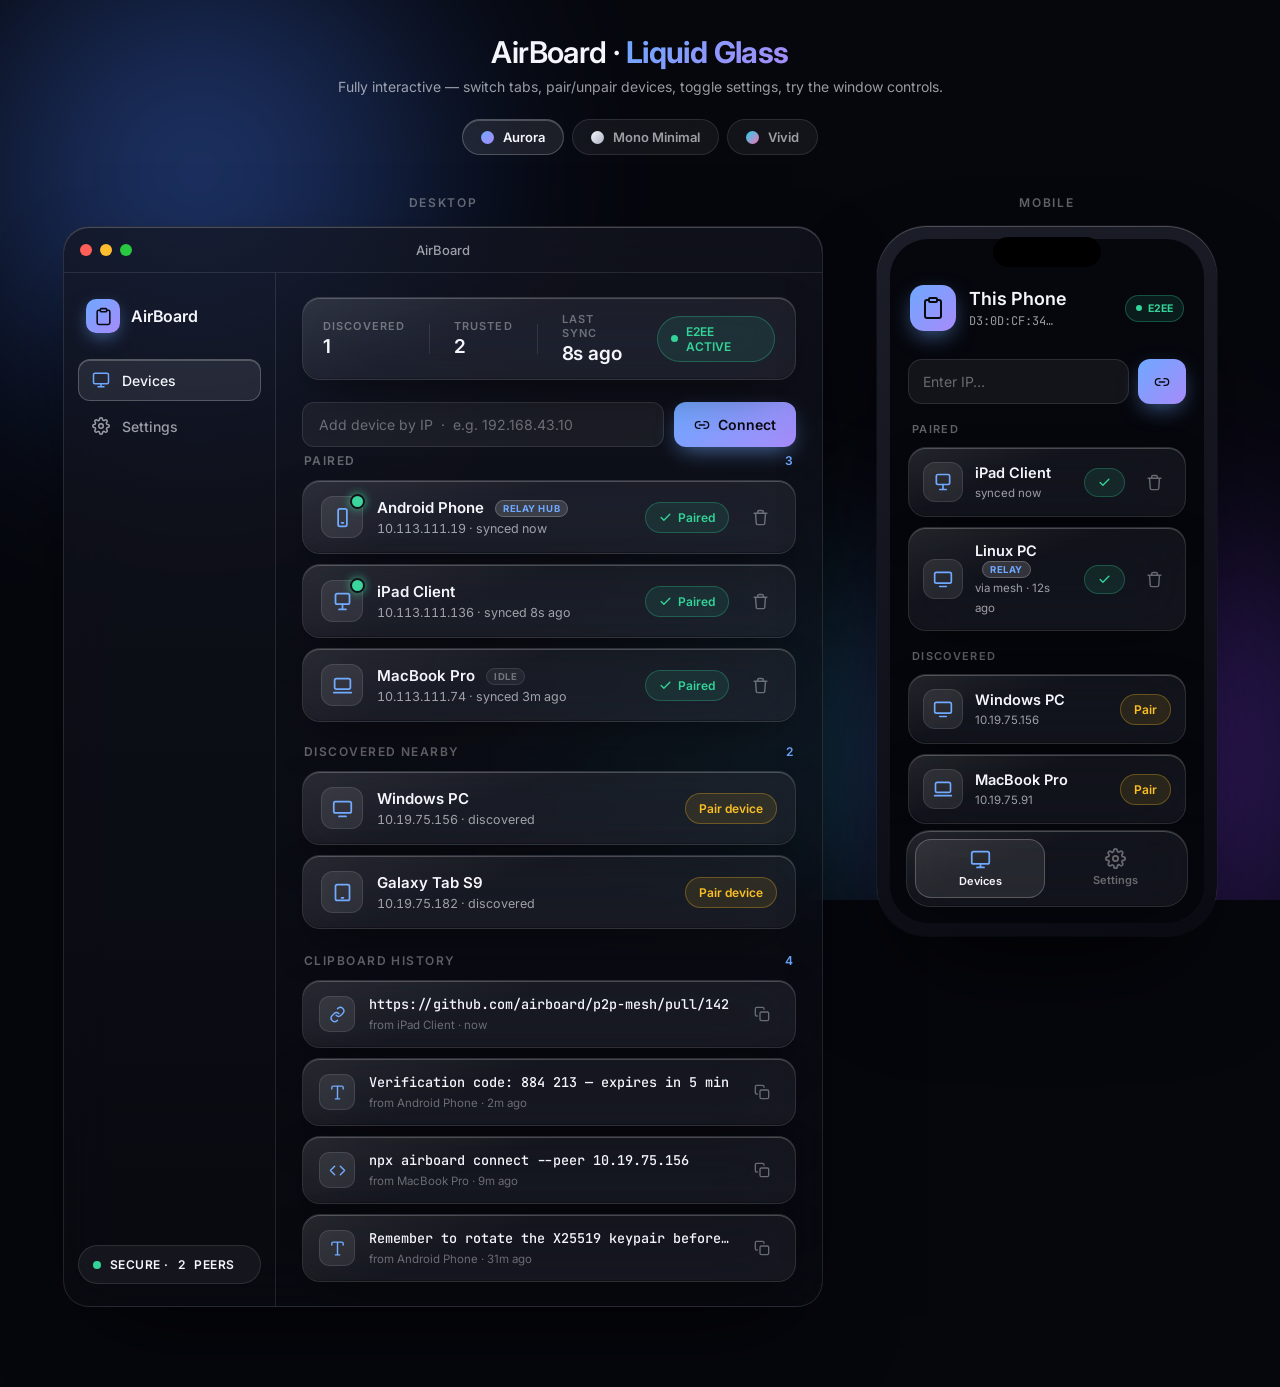
<file: redesigned ui/airboard-redesign.html>
<!DOCTYPE html>
<html lang="en" data-theme="aurora">
<head>
<meta charset="UTF-8" />
<meta name="viewport" content="width=device-width, initial-scale=1.0" />
<title>AirBoard — Liquid Glass (interactive)</title>
<link rel="preconnect" href="https://fonts.googleapis.com">
<link rel="preconnect" href="https://fonts.gstatic.com" crossorigin>
<link href="https://fonts.googleapis.com/css2?family=Inter:wght@300;400;500;600;700;800&family=JetBrains+Mono:wght@400;500&display=swap" rel="stylesheet">
<style>
  :root{
    --glass:rgba(255,255,255,.055);
    --glass-strong:rgba(255,255,255,.085);
    --glass-hi:rgba(255,255,255,.14);
    --stroke:rgba(255,255,255,.10);
    --stroke-hi:rgba(255,255,255,.22);
    --text:#f4f6fb; --text-2:rgba(244,246,251,.62); --text-3:rgba(244,246,251,.38);
    --ok:#34d399; --warn:#fbbf24; --danger:#f87171;
    --r-lg:26px; --r-md:18px; --r-sm:12px; --r-pill:999px;
    --ease:cubic-bezier(.22,1,.36,1); --blur:30px;
  }
  /* ===== THEME VARIANTS ===== */
  html[data-theme="aurora"]{
    --bg-0:#06070d; --accent:#6ea8ff; --accent-2:#a78bfa;
    --grad-accent:linear-gradient(135deg,#6ea8ff,#a78bfa);
    --m1:#3b6ad6; --m2:#7c3aed; --m3:#0ea5a5; --glow:rgba(110,168,255,.6);
  }
  html[data-theme="mono"]{
    --bg-0:#0a0a0c; --accent:#e8eaf0; --accent-2:#aeb4c2;
    --grad-accent:linear-gradient(135deg,#f4f6fb,#aeb4c2);
    --m1:#3a3f4d; --m2:#1f2330; --m3:#2a2f3a; --glow:rgba(255,255,255,.25);
    --glass:rgba(255,255,255,.04); --stroke:rgba(255,255,255,.08);
  }
  html[data-theme="vivid"]{
    --bg-0:#05060e; --accent:#22d3ee; --accent-2:#f472b6;
    --grad-accent:linear-gradient(135deg,#22d3ee,#f472b6);
    --m1:#0ea5e9; --m2:#db2777; --m3:#8b5cf6; --glow:rgba(34,211,238,.6);
    --blur:34px;
  }

  *{box-sizing:border-box;margin:0;padding:0}
  html,body{height:100%}
  body{font-family:'Inter',system-ui,sans-serif;color:var(--text);background:var(--bg-0);-webkit-font-smoothing:antialiased;overflow-x:hidden;transition:background .5s var(--ease)}

  .mesh{position:fixed;inset:0;z-index:-1;overflow:hidden;background:var(--bg-0);transition:background .5s}
  .mesh::before,.mesh::after,.blob{content:"";position:absolute;border-radius:50%;filter:blur(80px);opacity:.55;animation:float 22s var(--ease) infinite alternate;transition:background .5s}
  .mesh::before{width:55vw;height:55vw;left:-12vw;top:-14vw;background:radial-gradient(circle,var(--m1),transparent 70%)}
  .mesh::after{width:50vw;height:50vw;right:-12vw;bottom:-14vw;background:radial-gradient(circle,var(--m2),transparent 70%);animation-delay:-7s}
  .blob{width:40vw;height:40vw;left:40vw;top:55vh;background:radial-gradient(circle,var(--m3),transparent 70%);opacity:.35;animation-delay:-13s}
  @keyframes float{to{transform:translate3d(4vw,-3vw,0) scale(1.12)}}

  .wrap{max-width:1240px;margin:0 auto;padding:34px 28px 80px}
  .pagehead{text-align:center;margin-bottom:24px}
  .pagehead h1{font-size:30px;font-weight:600;letter-spacing:-.02em}
  .pagehead h1 b{background:var(--grad-accent);-webkit-background-clip:text;background-clip:text;color:transparent}
  .pagehead p{color:var(--text-2);margin-top:8px;font-size:14px}

  /* variant switcher */
  .variants{display:flex;gap:8px;justify-content:center;margin:18px 0 40px;flex-wrap:wrap}
  .variants button{font-family:inherit;cursor:pointer;font-size:13px;font-weight:600;color:var(--text-2);
    padding:9px 18px;border-radius:var(--r-pill);background:var(--glass);border:1px solid var(--stroke);
    backdrop-filter:blur(20px);transition:.25s var(--ease);display:flex;align-items:center;gap:9px}
  .variants button:hover{color:var(--text);background:var(--glass-hi)}
  .variants button.active{color:var(--text);border-color:var(--stroke-hi);background:var(--glass-strong);box-shadow:inset 0 1px 0 var(--stroke-hi)}
  .variants button i{width:13px;height:13px;border-radius:50%;display:block}
  .sw-aurora{background:linear-gradient(135deg,#6ea8ff,#a78bfa)}
  .sw-mono{background:linear-gradient(135deg,#f4f6fb,#aeb4c2)}
  .sw-vivid{background:linear-gradient(135deg,#22d3ee,#f472b6)}

  .stage{display:flex;gap:54px;align-items:flex-start;justify-content:center;flex-wrap:wrap}
  .caption{font-size:12px;letter-spacing:.14em;text-transform:uppercase;color:var(--text-3);text-align:center;margin-bottom:16px;font-weight:600}

  .glass{position:relative;background:var(--glass);border:1px solid var(--stroke);border-radius:var(--r-md);
    backdrop-filter:blur(var(--blur)) saturate(160%);-webkit-backdrop-filter:blur(var(--blur)) saturate(160%);
    box-shadow:0 18px 50px -18px rgba(0,0,0,.65),inset 0 1px 0 var(--stroke-hi),inset 0 -1px 0 rgba(0,0,0,.25)}
  .glass::after{content:"";position:absolute;inset:0;border-radius:inherit;pointer-events:none;background:linear-gradient(160deg,rgba(255,255,255,.10),transparent 38%);opacity:.7}

  .screen-view{display:none;animation:fade .4s var(--ease)}
  .screen-view.active{display:block}
  @keyframes fade{from{opacity:0;transform:translateY(8px)}to{opacity:1;transform:none}}

  /* ---------- DESKTOP ---------- */
  .desktop{width:760px;max-width:100%;border-radius:var(--r-lg);overflow:hidden;
    background:linear-gradient(180deg,rgba(20,22,33,.7),rgba(10,11,18,.7));border:1px solid var(--stroke);
    backdrop-filter:blur(var(--blur));box-shadow:0 40px 90px -30px rgba(0,0,0,.8),inset 0 1px 0 var(--stroke-hi);transition:.45s var(--ease)}
  .desktop.min{transform:scale(.6);opacity:.4;pointer-events:none}
  .desktop.max{width:900px}
  .titlebar{height:46px;display:flex;align-items:center;gap:8px;padding:0 16px;border-bottom:1px solid var(--stroke);position:relative}
  .traffic{display:flex;gap:8px}.traffic i{width:12px;height:12px;border-radius:50%;display:block;cursor:pointer;transition:.2s}
  .traffic i:hover{transform:scale(1.18)}
  .traffic i:nth-child(1){background:#ff5f57}.traffic i:nth-child(2){background:#febc2e}.traffic i:nth-child(3){background:#28c840}
  .titlebar span{position:absolute;left:0;right:0;text-align:center;font-size:13px;color:var(--text-2);font-weight:500}
  .dlayout{display:grid;grid-template-columns:212px 1fr;min-height:520px}

  .side{padding:22px 14px;border-right:1px solid var(--stroke);display:flex;flex-direction:column;gap:6px}
  .brand{display:flex;align-items:center;gap:11px;padding:4px 8px 20px}
  .brand .logo{width:34px;height:34px;border-radius:10px;background:var(--grad-accent);display:grid;place-items:center;box-shadow:0 6px 18px -4px var(--glow)}
  .brand .logo svg{width:19px;height:19px;color:#0a0b12}
  .brand b{font-size:16px;font-weight:600;letter-spacing:-.01em}
  .nav{display:flex;flex-direction:column;gap:4px}
  .nav a{display:flex;align-items:center;gap:12px;padding:11px 13px;border-radius:var(--r-sm);color:var(--text-2);font-size:14px;font-weight:500;cursor:pointer;transition:.25s var(--ease);border:1px solid transparent}
  .nav a svg{width:18px;height:18px}
  .nav a:hover{background:var(--glass);color:var(--text)}
  .nav a.active{background:var(--glass-strong);color:var(--text);border-color:var(--stroke-hi);box-shadow:inset 0 1px 0 var(--stroke-hi)}
  .nav a.active svg{color:var(--accent)}
  .side .spacer{flex:1}
  .statuschip{display:flex;align-items:center;gap:9px;padding:11px 14px;border-radius:var(--r-pill);background:var(--glass);border:1px solid var(--stroke);font-size:12px;font-weight:600;letter-spacing:.04em}
  .statuschip .dot{width:8px;height:8px;border-radius:50%;background:var(--ok);animation:pulse 2s infinite}
  @keyframes pulse{0%{box-shadow:0 0 0 0 rgba(52,211,153,.5)}70%{box-shadow:0 0 0 9px rgba(52,211,153,0)}100%{box-shadow:0 0 0 0 rgba(52,211,153,0)}}

  .main{padding:24px 26px;overflow:auto}
  .statusbar{display:flex;align-items:center;gap:24px;padding:14px 20px;margin-bottom:22px;border-radius:var(--r-md)}
  .statusbar .stat{display:flex;flex-direction:column;gap:2px}
  .statusbar .stat .k{font-size:11px;letter-spacing:.1em;text-transform:uppercase;color:var(--text-3);font-weight:600}
  .statusbar .stat .v{font-size:19px;font-weight:600;letter-spacing:-.01em}
  .statusbar .sep{width:1px;height:30px;background:var(--stroke)}
  .ee{margin-left:auto;display:flex;align-items:center;gap:8px;font-size:12px;font-weight:600;color:var(--ok);padding:7px 13px;border-radius:var(--r-pill);background:rgba(52,211,153,.10);border:1px solid rgba(52,211,153,.30)}
  .ee .dot{width:7px;height:7px;border-radius:50%;background:var(--ok);animation:pulse 2s infinite}
  .sectitle{font-size:12px;letter-spacing:.12em;text-transform:uppercase;color:var(--text-3);font-weight:600;margin:6px 2px 12px;display:flex;justify-content:space-between;align-items:center}
  .sectitle .count{color:var(--accent)}

  .devlist{display:flex;flex-direction:column;gap:10px}
  .dev{display:flex;align-items:center;gap:14px;padding:15px 18px;border-radius:var(--r-md);cursor:pointer;transition:.28s var(--ease)}
  .dev:hover{background:var(--glass-hi);transform:translateY(-1px)}
  .dev .ic{width:42px;height:42px;border-radius:12px;display:grid;place-items:center;flex:none;background:var(--glass-strong);border:1px solid var(--stroke)}
  .dev .ic svg{width:21px;height:21px;color:var(--accent)}
  .dev .meta{flex:1;min-width:0}
  .dev .meta b{font-size:15px;font-weight:600;display:block}
  .dev .meta small{font-size:12.5px;color:var(--text-2);font-variant-numeric:tabular-nums}
  .badge{display:flex;align-items:center;gap:6px;font-size:12px;font-weight:600;padding:7px 13px;border-radius:var(--r-pill);flex:none;border:1px solid transparent}
  .badge.paired{color:var(--ok);background:rgba(52,211,153,.10);border-color:rgba(52,211,153,.28)}
  .badge.paired svg{width:13px;height:13px}
  .badge.pair{color:var(--warn);background:rgba(251,191,36,.10);border-color:rgba(251,191,36,.30);cursor:pointer;transition:.2s}
  .badge.pair:hover{background:rgba(251,191,36,.20)}
  .iconbtn{width:34px;height:34px;border-radius:10px;display:grid;place-items:center;flex:none;cursor:pointer;color:var(--text-3);background:transparent;border:1px solid transparent;transition:.2s}
  .iconbtn:hover{color:var(--danger);background:rgba(248,113,113,.12);border-color:rgba(248,113,113,.25)}
  .iconbtn svg{width:17px;height:17px}

  .connect{display:flex;gap:10px;margin:18px 0 6px}
  .connect input{flex:1;background:var(--glass);border:1px solid var(--stroke);border-radius:var(--r-sm);padding:13px 16px;color:var(--text);font-size:14px;font-family:inherit;outline:none;transition:.2s}
  .connect input::placeholder{color:var(--text-3)}
  .connect input:focus{border-color:var(--accent);box-shadow:0 0 0 3px var(--glass-hi)}
  .btn{display:inline-flex;align-items:center;gap:8px;border:none;cursor:pointer;font-family:inherit;font-size:14px;font-weight:600;color:#0a0b12;padding:13px 20px;border-radius:var(--r-sm);background:var(--grad-accent);box-shadow:0 8px 22px -6px var(--glow);transition:.22s var(--ease)}
  .btn:hover{transform:translateY(-1px);box-shadow:0 12px 28px -6px var(--glow)}
  .btn.ghost{background:var(--glass-strong);color:var(--text);box-shadow:none;border:1px solid var(--stroke)}
  .btn.ghost:hover{background:var(--glass-hi)}
  .btn.ok{background:linear-gradient(135deg,#34d399,#10b981);color:#062018;box-shadow:0 8px 22px -6px rgba(52,211,153,.5)}
  .btn svg{width:16px;height:16px}

  /* small inline tags + online dot on the device icon */
  .tag{font-size:9.5px;font-weight:700;letter-spacing:.06em;text-transform:uppercase;padding:2px 7px;border-radius:999px;margin-left:7px;vertical-align:middle}
  .tag.relay{color:var(--accent);background:var(--glass-hi);border:1px solid var(--stroke-hi)}
  .tag.idle{color:var(--text-3);background:var(--glass);border:1px solid var(--stroke)}
  .dev .ic,.m-dev .ic{position:relative}
  .dev .ic.on::before,.m-dev .ic.on::before{content:"";position:absolute;top:-3px;right:-3px;width:11px;height:11px;border-radius:50%;background:var(--ok);border:2px solid var(--bg-0);box-shadow:0 0 8px rgba(52,211,153,.8)}

  /* clipboard history rows */
  .clip{display:flex;align-items:center;gap:14px;padding:14px 16px;border-radius:var(--r-md);cursor:pointer;transition:.25s var(--ease)}
  .clip:hover{background:var(--glass-hi)}
  .clip .ci{width:36px;height:36px;border-radius:10px;flex:none;display:grid;place-items:center;background:var(--glass-strong);border:1px solid var(--stroke);color:var(--accent)}
  .clip .ci svg{width:17px;height:17px}
  .clip .ct{flex:1;min-width:0}
  .clip .ct b{font-size:13.5px;font-weight:500;display:block;white-space:nowrap;overflow:hidden;text-overflow:ellipsis;font-family:'JetBrains Mono',monospace}
  .clip .ct small{font-size:11.5px;color:var(--text-3)}
  .clip .copy{width:34px;height:34px;border-radius:10px;flex:none;display:grid;place-items:center;color:var(--text-3);border:1px solid transparent;transition:.2s}
  .clip:hover .copy{color:var(--accent);background:var(--glass-strong);border-color:var(--stroke)}
  .clip .copy svg{width:16px;height:16px}
  .m-clip{display:flex;align-items:center;gap:11px;padding:12px;border-radius:16px;margin-bottom:9px;transition:.2s}
  .m-clip:active{transform:scale(.985)}
  .m-clip .ci{width:34px;height:34px;border-radius:10px;flex:none;display:grid;place-items:center;background:var(--glass-strong);border:1px solid var(--stroke);color:var(--accent)}
  .m-clip .ci svg{width:16px;height:16px}
  .m-clip .ct{flex:1;min-width:0}
  .m-clip .ct b{font-size:12.5px;font-weight:500;display:block;white-space:nowrap;overflow:hidden;text-overflow:ellipsis;font-family:'JetBrains Mono',monospace}
  .m-clip .ct small{font-size:10.5px;color:var(--text-3)}

  .empty{text-align:center;padding:54px 20px;color:var(--text-3)}
  .empty svg{width:40px;height:40px;margin-bottom:14px;opacity:.6}
  .empty p{font-size:14px}

  .field{padding:18px 20px;border-radius:var(--r-md);display:flex;align-items:center;gap:18px;margin-bottom:14px}
  .field .lbl{flex:1}
  .field .lbl span{font-size:11px;letter-spacing:.1em;text-transform:uppercase;color:var(--text-3);font-weight:600;display:block;margin-bottom:6px}
  .field input.name{background:transparent;border:none;color:var(--text);font-size:17px;font-weight:600;outline:none;width:100%;font-family:inherit}
  .toggle{width:50px;height:30px;border-radius:999px;background:var(--glass-strong);border:1px solid var(--stroke);position:relative;cursor:pointer;transition:.3s var(--ease);flex:none}
  .toggle::after{content:"";position:absolute;top:3px;left:3px;width:22px;height:22px;border-radius:50%;background:#fff;transition:.3s var(--ease);box-shadow:0 2px 6px rgba(0,0,0,.4)}
  .toggle.on{background:linear-gradient(135deg,#34d399,#10b981);border-color:transparent}
  .toggle.on::after{left:23px}
  .metrics{border-radius:var(--r-md);overflow:hidden}
  .metric{display:flex;justify-content:space-between;align-items:center;padding:15px 20px;border-bottom:1px solid var(--stroke);gap:12px}
  .metric:last-child{border-bottom:none}
  .metric .k{color:var(--text-2);font-size:14px;flex:none}
  .metric .v{font-size:13px;font-family:'JetBrains Mono',monospace;color:var(--text);cursor:pointer;transition:.2s}
  .metric .v:hover{color:var(--accent)}
  .metric .v.mono-sm{font-size:11.5px;color:var(--text-2)}

  /* ---------- MOBILE ---------- */
  .phone{width:340px;height:710px;border-radius:50px;padding:13px;position:relative;background:linear-gradient(160deg,#1b1d28,#0a0b12);box-shadow:0 50px 110px -30px rgba(0,0,0,.85),inset 0 1px 0 var(--stroke-hi),0 0 0 1px rgba(255,255,255,.05)}
  .screen{width:100%;height:100%;border-radius:38px;overflow:hidden;position:relative;background:var(--bg-0);display:flex;flex-direction:column;transition:background .5s}
  .island{position:absolute;top:11px;left:50%;transform:translateX(-50%);width:108px;height:30px;background:#000;border-radius:999px;z-index:5}
  .m-top{padding:46px 20px 8px}
  .m-head{display:flex;align-items:center;gap:13px}
  .m-head .logo{width:46px;height:46px;border-radius:14px;background:var(--grad-accent);display:grid;place-items:center;box-shadow:0 8px 22px -5px var(--glow);flex:none}
  .m-head .logo svg{width:24px;height:24px;color:#0a0b12}
  .m-head .t b{font-size:18px;font-weight:600;display:block}
  .m-head .t small{font-size:12px;color:var(--text-2);font-family:'JetBrains Mono',monospace}
  .m-ee{margin-left:auto;display:flex;align-items:center;gap:6px;font-size:10.5px;font-weight:700;color:var(--ok);padding:6px 10px;border-radius:999px;background:rgba(52,211,153,.10);border:1px solid rgba(52,211,153,.30);flex:none}
  .m-ee .dot{width:6px;height:6px;border-radius:50%;background:var(--ok);animation:pulse 2s infinite}
  .m-body{flex:1;overflow:auto;padding:6px 18px 14px}
  .m-body::-webkit-scrollbar{display:none}
  .m-connect{display:flex;gap:9px;margin:14px 0 6px}
  .m-connect input{flex:1;background:var(--glass);border:1px solid var(--stroke);border-radius:14px;padding:13px 14px;color:var(--text);font-size:14px;outline:none;font-family:inherit;min-width:0}
  .m-connect input::placeholder{color:var(--text-3)}
  .m-connect .btn{padding:13px 16px}
  .m-sectitle{font-size:11px;letter-spacing:.12em;text-transform:uppercase;color:var(--text-3);font-weight:600;margin:18px 4px 11px}
  .m-dev{display:flex;align-items:center;gap:12px;padding:14px;border-radius:18px;margin-bottom:10px;transition:.25s var(--ease)}
  .m-dev:active{transform:scale(.985)}
  .m-dev .ic{width:40px;height:40px;border-radius:12px;background:var(--glass-strong);border:1px solid var(--stroke);display:grid;place-items:center;flex:none}
  .m-dev .ic svg{width:20px;height:20px;color:var(--accent)}
  .m-dev .meta{flex:1;min-width:0}
  .m-dev .meta b{font-size:14.5px;font-weight:600;display:block}
  .m-dev .meta small{font-size:11.5px;color:var(--text-2)}
  .m-field{padding:15px;border-radius:16px;margin-bottom:12px}
  .m-field .lbl span{font-size:10px;letter-spacing:.1em;text-transform:uppercase;color:var(--text-3);font-weight:600;display:block;margin-bottom:6px}
  .m-field-row{display:flex;align-items:center;gap:14px}
  .m-field input.name{background:transparent;border:none;color:var(--text);font-size:16px;font-weight:600;outline:none;width:100%;font-family:inherit}
  .m-metric{display:flex;justify-content:space-between;align-items:center;padding:13px 15px;border-bottom:1px solid var(--stroke);gap:10px}
  .m-metric:last-child{border-bottom:none}
  .m-metric .k{color:var(--text-2);font-size:13px;flex:none}
  .m-metric .v{font-size:11.5px;font-family:'JetBrains Mono',monospace;color:var(--text);text-align:right;overflow:hidden;text-overflow:ellipsis;white-space:nowrap}
  .tabbar{margin:6px 16px 16px;padding:8px;border-radius:24px;display:flex;gap:6px}
  .tabbar a{flex:1;display:flex;flex-direction:column;align-items:center;gap:4px;padding:9px 0;border-radius:16px;color:var(--text-3);font-size:11px;font-weight:600;cursor:pointer;transition:.25s var(--ease)}
  .tabbar a svg{width:21px;height:21px}
  .tabbar a.active{color:var(--text);background:var(--glass-strong);border:1px solid var(--stroke-hi)}
  .tabbar a.active svg{color:var(--accent)}

  /* ---------- PAIRING MODAL ---------- */
  .overlay{position:absolute;inset:0;background:rgba(4,5,10,.55);backdrop-filter:blur(6px);display:none;align-items:center;justify-content:center;z-index:20;padding:20px;border-radius:inherit}
  .overlay.show{display:flex;animation:fade .3s var(--ease)}
  .sheet{width:100%;max-width:380px;border-radius:24px;padding:24px;text-align:left}
  .sheet .sh-head{display:flex;align-items:center;gap:12px;margin-bottom:8px}
  .sheet .sh-ic{width:42px;height:42px;border-radius:12px;background:rgba(251,191,36,.14);border:1px solid rgba(251,191,36,.3);display:grid;place-items:center;color:var(--warn);flex:none}
  .sheet .sh-ic svg{width:22px;height:22px}
  .sheet h3{font-size:18px;font-weight:600}
  .sheet .sub{color:var(--text-2);font-size:13.5px;margin-bottom:16px}
  .sheet .who{display:flex;align-items:center;gap:12px;padding:13px;border-radius:14px;margin-bottom:16px}
  .sheet .who .ic{width:38px;height:38px;border-radius:11px;background:var(--glass-strong);border:1px solid var(--stroke);display:grid;place-items:center;color:var(--accent)}
  .sheet .who .ic svg{width:19px;height:19px}
  .sheet .who b{font-size:14.5px}.sheet .who small{font-size:11px;color:var(--text-3);font-family:'JetBrains Mono',monospace}
  .fp-label{font-size:12px;color:var(--text-2);font-weight:600;margin-bottom:8px}
  .fp{padding:14px;border-radius:14px;display:grid;grid-template-columns:1fr 1fr;gap:6px 18px;margin-bottom:14px;font-family:'JetBrains Mono',monospace;font-size:13px;color:var(--warn);letter-spacing:.05em}
  .warnbar{display:flex;gap:9px;align-items:flex-start;padding:11px 13px;border-radius:12px;background:rgba(251,191,36,.08);border:1px solid rgba(251,191,36,.25);font-size:12px;color:var(--warn);line-height:1.4;margin-bottom:18px}
  .warnbar svg{width:15px;height:15px;flex:none;margin-top:1px}
  .sheet .actions{display:flex;gap:10px;justify-content:flex-end}

  .toast{position:fixed;bottom:28px;left:50%;transform:translateX(-50%) translateY(20px);opacity:0;pointer-events:none;display:flex;align-items:center;gap:10px;padding:13px 20px;border-radius:var(--r-pill);font-size:14px;font-weight:600;z-index:50;transition:.4s var(--ease)}
  .toast.show{opacity:1;transform:translateX(-50%) translateY(0)}
  .toast svg{width:17px;height:17px;color:var(--ok)}
  .flash{animation:flashrow 1.2s var(--ease)}
  @keyframes flashrow{0%,100%{box-shadow:0 18px 50px -18px rgba(0,0,0,.65),inset 0 1px 0 var(--stroke-hi)}40%{box-shadow:0 0 0 2px var(--accent),0 0 24px -2px var(--glow)}}
  .removing{animation:rm .35s var(--ease) forwards}
  @keyframes rm{to{opacity:0;transform:translateX(30px);height:0;margin:0;padding-top:0;padding-bottom:0}}
</style>
</head>
<body>
<div class="mesh"><span class="blob"></span></div>

<div class="wrap">
  <div class="pagehead">
    <h1>AirBoard · <b>Liquid Glass</b></h1>
    <p>Fully interactive — switch tabs, pair/unpair devices, toggle settings, try the window controls.</p>
  </div>

  <div class="variants">
    <button class="active" onclick="setTheme('aurora',this)"><i class="sw-aurora"></i>Aurora</button>
    <button onclick="setTheme('mono',this)"><i class="sw-mono"></i>Mono Minimal</button>
    <button onclick="setTheme('vivid',this)"><i class="sw-vivid"></i>Vivid</button>
  </div>

  <div class="stage">

    <!-- ============ DESKTOP ============ -->
    <div>
      <div class="caption">Desktop</div>
      <div class="desktop" id="desktopWin">
        <div class="titlebar">
          <div class="traffic">
            <i title="close" onclick="winClose()"></i>
            <i title="minimize" onclick="winMin()"></i>
            <i title="maximize" onclick="winMax()"></i>
          </div>
          <span>AirBoard</span>
        </div>
        <div class="dlayout">
          <aside class="side">
            <div class="brand">
              <div class="logo"><svg viewBox="0 0 24 24" fill="none" stroke="currentColor" stroke-width="2" stroke-linecap="round" stroke-linejoin="round"><rect x="8" y="2" width="8" height="4" rx="1"/><path d="M16 4h2a2 2 0 0 1 2 2v14a2 2 0 0 1-2 2H6a2 2 0 0 1-2-2V6a2 2 0 0 1 2-2h2"/></svg></div>
              <b>AirBoard</b>
            </div>
            <nav class="nav">
              <a class="active" data-d="devices"><svg viewBox="0 0 24 24" fill="none" stroke="currentColor" stroke-width="2" stroke-linecap="round" stroke-linejoin="round"><rect x="2" y="3" width="20" height="14" rx="2"/><path d="M8 21h8M12 17v4"/></svg>Devices</a>
              <a data-d="settings"><svg viewBox="0 0 24 24" fill="none" stroke="currentColor" stroke-width="2" stroke-linecap="round" stroke-linejoin="round"><circle cx="12" cy="12" r="3"/><path d="M19.4 15a1.65 1.65 0 0 0 .33 1.82l.06.06a2 2 0 1 1-2.83 2.83l-.06-.06a1.65 1.65 0 0 0-1.82-.33 1.65 1.65 0 0 0-1 1.51V21a2 2 0 0 1-4 0v-.09A1.65 1.65 0 0 0 9 19.4a1.65 1.65 0 0 0-1.82.33l-.06.06a2 2 0 1 1-2.83-2.83l.06-.06a1.65 1.65 0 0 0 .33-1.82 1.65 1.65 0 0 0-1.51-1H3a2 2 0 0 1 0-4h.09A1.65 1.65 0 0 0 4.6 9a1.65 1.65 0 0 0-.33-1.82l-.06-.06a2 2 0 1 1 2.83-2.83l.06.06a1.65 1.65 0 0 0 1.82.33H9a1.65 1.65 0 0 0 1-1.51V3a2 2 0 0 1 4 0v.09a1.65 1.65 0 0 0 1 1.51 1.65 1.65 0 0 0 1.82-.33l.06-.06a2 2 0 1 1 2.83 2.83l-.06.06a1.65 1.65 0 0 0-.33 1.82V9a1.65 1.65 0 0 0 1.51 1H21a2 2 0 0 1 0 4h-.09a1.65 1.65 0 0 0-1.51 1z"/></svg>Settings</a>
            </nav>
            <div class="spacer"></div>
            <div class="statuschip"><span class="dot"></span>SECURE · <span id="d-peercount">2</span> PEERS</div>
          </aside>

          <main class="main">
            <!-- DEVICES -->
            <section class="screen-view active" data-screen="devices">
              <div class="statusbar glass">
                <div class="stat"><span class="k">Discovered</span><span class="v" id="d-disc">1</span></div>
                <div class="sep"></div>
                <div class="stat"><span class="k">Trusted</span><span class="v" id="d-trust">2</span></div>
                <div class="sep"></div>
                <div class="stat"><span class="k">Last sync</span><span class="v">8s ago</span></div>
                <div class="ee"><span class="dot"></span>E2EE ACTIVE</div>
              </div>
              <div class="connect">
                <input id="d-ip" placeholder="Add device by IP  ·  e.g. 192.168.43.10" />
                <button class="btn" onclick="manualConnect('d')"><svg viewBox="0 0 24 24" fill="none" stroke="currentColor" stroke-width="2" stroke-linecap="round" stroke-linejoin="round"><path d="M9 17H7A5 5 0 0 1 7 7h2M15 7h2a5 5 0 0 1 0 10h-2M8 12h8"/></svg>Connect</button>
              </div>
              <div class="sectitle"><span>Paired</span><span class="count" id="d-pcount">3</span></div>
              <div class="devlist" id="d-paired">
                <div class="dev glass" data-name="Android Phone">
                  <div class="ic on"><svg viewBox="0 0 24 24" fill="none" stroke="currentColor" stroke-width="2" stroke-linecap="round" stroke-linejoin="round"><rect x="7" y="2" width="10" height="20" rx="2"/><path d="M11 18h2"/></svg></div>
                  <div class="meta"><b>Android Phone <span class="tag relay">relay hub</span></b><small>10.113.111.19 · synced now</small></div>
                  <span class="badge paired"><svg viewBox="0 0 24 24" fill="none" stroke="currentColor" stroke-width="2.5" stroke-linecap="round" stroke-linejoin="round"><path d="M20 6 9 17l-5-5"/></svg>Paired</span>
                  <div class="iconbtn" title="Unpair" onclick="unpair(this,'d')"><svg viewBox="0 0 24 24" fill="none" stroke="currentColor" stroke-width="2" stroke-linecap="round" stroke-linejoin="round"><path d="M3 6h18M8 6V4a2 2 0 0 1 2-2h4a2 2 0 0 1 2 2v2M19 6l-1 14a2 2 0 0 1-2 2H8a2 2 0 0 1-2-2L5 6"/></svg></div>
                </div>
                <div class="dev glass" data-name="iPad Client">
                  <div class="ic on"><svg viewBox="0 0 24 24" fill="none" stroke="currentColor" stroke-width="2" stroke-linecap="round" stroke-linejoin="round"><rect x="4" y="3" width="16" height="12" rx="2"/><path d="M8 21h8M12 15v6"/></svg></div>
                  <div class="meta"><b>iPad Client</b><small>10.113.111.136 · synced 8s ago</small></div>
                  <span class="badge paired"><svg viewBox="0 0 24 24" fill="none" stroke="currentColor" stroke-width="2.5" stroke-linecap="round" stroke-linejoin="round"><path d="M20 6 9 17l-5-5"/></svg>Paired</span>
                  <div class="iconbtn" title="Unpair" onclick="unpair(this,'d')"><svg viewBox="0 0 24 24" fill="none" stroke="currentColor" stroke-width="2" stroke-linecap="round" stroke-linejoin="round"><path d="M3 6h18M8 6V4a2 2 0 0 1 2-2h4a2 2 0 0 1 2 2v2M19 6l-1 14a2 2 0 0 1-2 2H8a2 2 0 0 1-2-2L5 6"/></svg></div>
                </div>
                <div class="dev glass" data-name="MacBook Pro">
                  <div class="ic"><svg viewBox="0 0 24 24" fill="none" stroke="currentColor" stroke-width="2" stroke-linecap="round" stroke-linejoin="round"><rect x="3" y="4" width="18" height="12" rx="2"/><path d="M2 20h20"/></svg></div>
                  <div class="meta"><b>MacBook Pro <span class="tag idle">idle</span></b><small>10.113.111.74 · synced 3m ago</small></div>
                  <span class="badge paired"><svg viewBox="0 0 24 24" fill="none" stroke="currentColor" stroke-width="2.5" stroke-linecap="round" stroke-linejoin="round"><path d="M20 6 9 17l-5-5"/></svg>Paired</span>
                  <div class="iconbtn" title="Unpair" onclick="unpair(this,'d')"><svg viewBox="0 0 24 24" fill="none" stroke="currentColor" stroke-width="2" stroke-linecap="round" stroke-linejoin="round"><path d="M3 6h18M8 6V4a2 2 0 0 1 2-2h4a2 2 0 0 1 2 2v2M19 6l-1 14a2 2 0 0 1-2 2H8a2 2 0 0 1-2-2L5 6"/></svg></div>
                </div>
              </div>
              <div class="sectitle" style="margin-top:22px"><span>Discovered nearby</span><span class="count" id="d-dcount">2</span></div>
              <div class="devlist" id="d-discovered">
                <div class="dev glass" data-name="Windows PC">
                  <div class="ic"><svg viewBox="0 0 24 24" fill="none" stroke="currentColor" stroke-width="2" stroke-linecap="round" stroke-linejoin="round"><rect x="2" y="4" width="20" height="13" rx="2"/><path d="M8 21h8"/></svg></div>
                  <div class="meta"><b>Windows PC</b><small>10.19.75.156 · discovered</small></div>
                  <span class="badge pair" onclick="openPair('Windows PC','desktop')">Pair device</span>
                </div>
                <div class="dev glass" data-name="Galaxy Tab S9">
                  <div class="ic"><svg viewBox="0 0 24 24" fill="none" stroke="currentColor" stroke-width="2" stroke-linecap="round" stroke-linejoin="round"><rect x="4" y="3" width="16" height="18" rx="2"/><path d="M11 18h2"/></svg></div>
                  <div class="meta"><b>Galaxy Tab S9</b><small>10.19.75.182 · discovered</small></div>
                  <span class="badge pair" onclick="openPair('Galaxy Tab S9','desktop')">Pair device</span>
                </div>
              </div>

              <div class="sectitle" style="margin-top:24px"><span>Clipboard history</span><span class="count" id="d-hcount">4</span></div>
              <div class="devlist" id="d-history"></div>
            </section>

            <!-- SETTINGS -->
            <section class="screen-view" data-screen="settings">
              <div class="sectitle"><span>Device configuration</span></div>
              <div class="field glass">
                <div class="lbl"><span>Local device name</span><input class="name" value="Linux PC" /></div>
                <div style="text-align:center"><span style="font-size:11px;letter-spacing:.1em;text-transform:uppercase;color:var(--text-3);font-weight:600;display:block;margin-bottom:8px">Secure sync</span><div class="toggle on" onclick="toggleSecure(this)"></div></div>
              </div>
              <div class="sectitle" style="margin-top:20px"><span>System metrics</span></div>
              <div class="metrics glass">
                <div class="metric"><span class="k">LAN IP Address</span><span class="v" onclick="copyVal(this)">192.168.10.240</span></div>
                <div class="metric"><span class="k">Device ID</span><span class="v mono-sm" onclick="copyVal(this)">637ab492-3c28-4fba-ad49-2591eb2daa40</span></div>
                <div class="metric"><span class="k">Last network sync</span><span class="v">00:08:50</span></div>
                <div class="metric"><span class="k">E2EE Fingerprint</span><span class="v mono-sm" onclick="copyVal(this)">ED:76:A1:EC:A6:4B:7B:61:8E…</span></div>
              </div>
            </section>
          </main>
        </div>
        <div class="overlay" id="ov-desktop"><div class="sheet glass" id="sheet-desktop"></div></div>
      </div>
    </div>

    <!-- ============ MOBILE ============ -->
    <div>
      <div class="caption">Mobile</div>
      <div class="phone">
        <div class="island"></div>
        <div class="screen">
          <div class="m-top">
            <div class="m-head">
              <div class="logo"><svg viewBox="0 0 24 24" fill="none" stroke="currentColor" stroke-width="2" stroke-linecap="round" stroke-linejoin="round"><rect x="8" y="2" width="8" height="4" rx="1"/><path d="M16 4h2a2 2 0 0 1 2 2v14a2 2 0 0 1-2 2H6a2 2 0 0 1-2-2V6a2 2 0 0 1 2-2h2"/></svg></div>
              <div class="t"><b>This Phone</b><small>D3:0D:CF:34…</small></div>
              <div class="m-ee"><span class="dot"></span>E2EE</div>
            </div>
          </div>
          <div class="m-body">
            <!-- DEVICES -->
            <section class="screen-view active" data-screen="devices">
              <div class="m-connect">
                <input id="m-ip" placeholder="Enter IP…" />
                <button class="btn" onclick="manualConnect('m')"><svg viewBox="0 0 24 24" fill="none" stroke="currentColor" stroke-width="2" stroke-linecap="round" stroke-linejoin="round"><path d="M9 17H7A5 5 0 0 1 7 7h2M15 7h2a5 5 0 0 1 0 10h-2M8 12h8"/></svg></button>
              </div>
              <div class="m-sectitle">Paired</div>
              <div id="m-paired">
                <div class="m-dev glass" data-name="iPad Client">
                  <div class="ic"><svg viewBox="0 0 24 24" fill="none" stroke="currentColor" stroke-width="2" stroke-linecap="round" stroke-linejoin="round"><rect x="4" y="3" width="16" height="12" rx="2"/><path d="M8 21h8M12 15v6"/></svg></div>
                  <div class="meta"><b>iPad Client</b><small>synced now</small></div>
                  <span class="badge paired"><svg viewBox="0 0 24 24" fill="none" stroke="currentColor" stroke-width="2.5" stroke-linecap="round" stroke-linejoin="round"><path d="M20 6 9 17l-5-5"/></svg></span>
                  <div class="iconbtn" title="Unpair" onclick="unpair(this,'m')"><svg viewBox="0 0 24 24" fill="none" stroke="currentColor" stroke-width="2" stroke-linecap="round" stroke-linejoin="round"><path d="M3 6h18M8 6V4a2 2 0 0 1 2-2h4a2 2 0 0 1 2 2v2M19 6l-1 14a2 2 0 0 1-2 2H8a2 2 0 0 1-2-2L5 6"/></svg></div>
                </div>
                <div class="m-dev glass" data-name="Linux PC (hub)">
                  <div class="ic"><svg viewBox="0 0 24 24" fill="none" stroke="currentColor" stroke-width="2" stroke-linecap="round" stroke-linejoin="round"><rect x="2" y="4" width="20" height="13" rx="2"/><path d="M8 21h8"/></svg></div>
                  <div class="meta"><b>Linux PC <span class="tag relay">relay</span></b><small>via mesh · 12s ago</small></div>
                  <span class="badge paired"><svg viewBox="0 0 24 24" fill="none" stroke="currentColor" stroke-width="2.5" stroke-linecap="round" stroke-linejoin="round"><path d="M20 6 9 17l-5-5"/></svg></span>
                  <div class="iconbtn" title="Unpair" onclick="unpair(this,'m')"><svg viewBox="0 0 24 24" fill="none" stroke="currentColor" stroke-width="2" stroke-linecap="round" stroke-linejoin="round"><path d="M3 6h18M8 6V4a2 2 0 0 1 2-2h4a2 2 0 0 1 2 2v2M19 6l-1 14a2 2 0 0 1-2 2H8a2 2 0 0 1-2-2L5 6"/></svg></div>
                </div>
              </div>
              <div class="m-sectitle">Discovered</div>
              <div id="m-discovered">
                <div class="m-dev glass" data-name="Windows PC">
                  <div class="ic"><svg viewBox="0 0 24 24" fill="none" stroke="currentColor" stroke-width="2" stroke-linecap="round" stroke-linejoin="round"><rect x="2" y="4" width="20" height="13" rx="2"/><path d="M8 21h8"/></svg></div>
                  <div class="meta"><b>Windows PC</b><small>10.19.75.156</small></div>
                  <span class="badge pair" onclick="openPair('Windows PC','mobile')">Pair</span>
                </div>
                <div class="m-dev glass" data-name="MacBook Pro">
                  <div class="ic"><svg viewBox="0 0 24 24" fill="none" stroke="currentColor" stroke-width="2" stroke-linecap="round" stroke-linejoin="round"><rect x="3" y="4" width="18" height="12" rx="2"/><path d="M2 20h20"/></svg></div>
                  <div class="meta"><b>MacBook Pro</b><small>10.19.75.91</small></div>
                  <span class="badge pair" onclick="openPair('MacBook Pro','mobile')">Pair</span>
                </div>
              </div>
              <div class="m-sectitle">Clipboard history</div>
              <div id="m-history"></div>
            </section>
            <!-- SETTINGS -->
            <section class="screen-view" data-screen="settings">
              <div class="m-sectitle">Device configuration</div>
              <div class="m-field glass">
                <div class="lbl"><span>Local device name</span>
                  <div class="m-field-row"><input class="name" value="This Phone" /><div class="toggle on" onclick="toggleSecure(this)"></div></div>
                </div>
              </div>
              <div class="m-sectitle">System metrics</div>
              <div class="metrics glass">
                <div class="m-metric"><span class="k">LAN IP</span><span class="v">192.0.0.2</span></div>
                <div class="m-metric"><span class="k">Device ID</span><span class="v">28208b6f-09eb-4345…</span></div>
                <div class="m-metric"><span class="k">Last sync</span><span class="v">Never</span></div>
                <div class="m-metric"><span class="k">Fingerprint</span><span class="v">D3:0D:CF:34:48…</span></div>
              </div>
            </section>
          </div>
          <nav class="tabbar glass">
            <a class="active" data-m="devices"><svg viewBox="0 0 24 24" fill="none" stroke="currentColor" stroke-width="2" stroke-linecap="round" stroke-linejoin="round"><rect x="2" y="3" width="20" height="14" rx="2"/><path d="M8 21h8M12 17v4"/></svg>Devices</a>
            <a data-m="settings"><svg viewBox="0 0 24 24" fill="none" stroke="currentColor" stroke-width="2" stroke-linecap="round" stroke-linejoin="round"><circle cx="12" cy="12" r="3"/><path d="M19.4 15a1.65 1.65 0 0 0 .33 1.82l.06.06a2 2 0 1 1-2.83 2.83l-.06-.06a1.65 1.65 0 0 0-1.82-.33 1.65 1.65 0 0 0-1 1.51V21a2 2 0 0 1-4 0v-.09A1.65 1.65 0 0 0 9 19.4a1.65 1.65 0 0 0-1.82.33l-.06.06a2 2 0 1 1-2.83-2.83l.06-.06a1.65 1.65 0 0 0 .33-1.82 1.65 1.65 0 0 0-1.51-1H3a2 2 0 0 1 0-4h.09A1.65 1.65 0 0 0 4.6 9a1.65 1.65 0 0 0-.33-1.82l-.06-.06a2 2 0 1 1 2.83-2.83l.06.06a1.65 1.65 0 0 0 1.82.33H9a1.65 1.65 0 0 0 1-1.51V3a2 2 0 0 1 4 0v.09a1.65 1.65 0 0 0 1 1.51 1.65 1.65 0 0 0 1.82-.33l.06-.06a2 2 0 1 1 2.83 2.83l-.06.06a1.65 1.65 0 0 0-.33 1.82V9a1.65 1.65 0 0 0 1.51 1H21a2 2 0 0 1 0 4h-.09a1.65 1.65 0 0 0-1.51 1z"/></svg>Settings</a>
          </nav>
          <div class="overlay" id="ov-mobile"><div class="sheet glass" id="sheet-mobile"></div></div>
        </div>
      </div>
    </div>
  </div>
</div>

<div class="toast glass" id="toast"><svg viewBox="0 0 24 24" fill="none" stroke="currentColor" stroke-width="2.5" stroke-linecap="round" stroke-linejoin="round"><path d="M20 6 9 17l-5-5"/></svg><span id="toast-msg"></span></div>

<script>
  function setTheme(name,btn){
    document.documentElement.dataset.theme=name;
    document.querySelectorAll('.variants button').forEach(b=>b.classList.remove('active'));
    btn.classList.add('active');
    toast('Theme · '+btn.textContent.trim());
  }

  document.querySelectorAll('.nav a').forEach(a=>{a.onclick=()=>{document.querySelectorAll('.nav a').forEach(x=>x.classList.remove('active'));a.classList.add('active');switchScreen('.desktop',a.dataset.d);};});
  document.querySelectorAll('.tabbar a').forEach(a=>{a.onclick=()=>{document.querySelectorAll('.tabbar a').forEach(x=>x.classList.remove('active'));a.classList.add('active');switchScreen('.phone',a.dataset.m);};});
  function switchScreen(root,name){document.querySelectorAll(root+' .screen-view').forEach(s=>s.classList.toggle('active',s.dataset.screen===name));}

  function winClose(){const w=document.getElementById('desktopWin');w.style.transition='.3s var(--ease)';w.style.opacity='0';w.style.transform='scale(.94)';setTimeout(()=>{w.style.opacity='1';w.style.transform='none';toast('(close) — restored for demo');},700);}
  function winMin(){const w=document.getElementById('desktopWin');w.classList.add('min');setTimeout(()=>w.classList.remove('min'),900);toast('Minimized');}
  function winMax(){document.getElementById('desktopWin').classList.toggle('max');}

  function toggleSecure(el){el.classList.toggle('on');toast(el.classList.contains('on')?'Secure Sync enabled':'Secure Sync paused');}

  function manualConnect(who){const ip=document.getElementById(who+'-ip').value.trim();if(!ip){toast('Enter an IP first');return;}openPair('Device @ '+ip, who==='d'?'desktop':'mobile');}

  function copyVal(el){toast('Copied · '+el.textContent.slice(0,24)+(el.textContent.length>24?'…':''));}

  function recount(){
    const dp=document.querySelectorAll('#d-paired .dev').length;
    const dd=document.querySelectorAll('#d-discovered .dev').length;
    document.getElementById('d-pcount').textContent=dp;
    document.getElementById('d-dcount').textContent=dd;
    document.getElementById('d-trust').textContent=dp;
    document.getElementById('d-disc').textContent=dd;
    document.getElementById('d-peercount').textContent=dp;
  }

  function unpair(btn,who){
    const row=btn.closest('.dev,.m-dev');
    const name=row.dataset.name;
    row.classList.add('removing');
    setTimeout(()=>{row.remove();recount();toast(name+' unpaired');},340);
  }

  const fpBlocks=['E7:D4:37:D4','32:C0:AB:EC','B8:DB:62:0F','8A:E0:3D:43','AB:FA:A0:64','70:ED:D1:FE','43:32:67:0F','22:72:6F:21'];
  function openPair(name,target){
    const ov=document.getElementById('ov-'+target), sheet=document.getElementById('sheet-'+target);
    sheet.innerHTML=`
      <div class="sh-head"><div class="sh-ic"><svg viewBox="0 0 24 24" fill="none" stroke="currentColor" stroke-width="2" stroke-linecap="round" stroke-linejoin="round"><path d="M12 9v4M12 17h.01M10.3 3.9 1.8 18a2 2 0 0 0 1.7 3h17a2 2 0 0 0 1.7-3L13.7 3.9a2 2 0 0 0-3.4 0z"/></svg></div><h3>Pairing request</h3></div>
      <div class="sub">A device wants to pair securely with you:</div>
      <div class="who glass"><div class="ic"><svg viewBox="0 0 24 24" fill="none" stroke="currentColor" stroke-width="2" stroke-linecap="round" stroke-linejoin="round"><rect x="2" y="4" width="20" height="13" rx="2"/><path d="M8 21h8"/></svg></div><div><b>${name}</b><br><small>ID: 28208b6f-09e…</small></div></div>
      <div class="fp-label">Verify this fingerprint matches on both screens</div>
      <div class="fp glass">${fpBlocks.map(b=>`<span>${b}</span>`).join('')}</div>
      <div class="warnbar"><svg viewBox="0 0 24 24" fill="none" stroke="currentColor" stroke-width="2" stroke-linecap="round" stroke-linejoin="round"><path d="M12 9v4M12 17h.01M10.3 3.9 1.8 18a2 2 0 0 0 1.7 3h17a2 2 0 0 0 1.7-3L13.7 3.9a2 2 0 0 0-3.4 0z"/></svg>Only approve if the fingerprints are identical on both devices.</div>
      <div class="actions"><button class="btn ghost" onclick="closePair('${target}')">Deny</button><button class="btn ok" onclick="approve('${name}','${target}')">Approve</button></div>`;
    ov.classList.add('show');
  }
  function closePair(target){document.getElementById('ov-'+target).classList.remove('show');}
  function approve(name,target){
    closePair(target);
    const root=target==='desktop'?'.desktop':'.phone';
    const row=[...document.querySelectorAll(root+' [data-name]')].find(r=>r.dataset.name===name);
    if(row){
      const pairedList=document.querySelector(root+' [id$=paired]');
      const badge=row.querySelector('.badge');
      badge.className='badge paired';
      badge.innerHTML='<svg viewBox="0 0 24 24" fill="none" stroke="currentColor" stroke-width="2.5" stroke-linecap="round" stroke-linejoin="round"><path d="M20 6 9 17l-5-5"/></svg>'+(target==='desktop'?'Paired':'');
      badge.onclick=null;
      if(target==='desktop' && !row.querySelector('.iconbtn')){
        const ib=document.createElement('div');ib.className='iconbtn';ib.title='Unpair';
        ib.onclick=function(){unpair(ib,'d')};
        ib.innerHTML='<svg viewBox="0 0 24 24" fill="none" stroke="currentColor" stroke-width="2" stroke-linecap="round" stroke-linejoin="round"><path d="M3 6h18M8 6V4a2 2 0 0 1 2-2h4a2 2 0 0 1 2 2v2M19 6l-1 14a2 2 0 0 1-2 2H8a2 2 0 0 1-2-2L5 6"/></svg>';
        row.appendChild(ib);
      }
      pairedList.appendChild(row);
      row.classList.add('flash');setTimeout(()=>row.classList.remove('flash'),1200);
      recount();
    }
    toast(name+' paired · E2EE established');
  }

  let toastT;
  function toast(msg){const t=document.getElementById('toast');document.getElementById('toast-msg').textContent=msg;t.classList.add('show');clearTimeout(toastT);toastT=setTimeout(()=>t.classList.remove('show'),2200);}

  /* ---------- clipboard history (mock data) ---------- */
  const copyIcon='<svg viewBox="0 0 24 24" fill="none" stroke="currentColor" stroke-width="2" stroke-linecap="round" stroke-linejoin="round"><rect x="9" y="9" width="13" height="13" rx="2"/><path d="M5 15H4a2 2 0 0 1-2-2V4a2 2 0 0 1 2-2h9a2 2 0 0 1 2 2v1"/></svg>';
  const textIcon='<svg viewBox="0 0 24 24" fill="none" stroke="currentColor" stroke-width="2" stroke-linecap="round" stroke-linejoin="round"><path d="M4 7V5a2 2 0 0 1 2-2h12a2 2 0 0 1 2 2v2M9 21h6M12 3v18"/></svg>';
  const linkIcon='<svg viewBox="0 0 24 24" fill="none" stroke="currentColor" stroke-width="2" stroke-linecap="round" stroke-linejoin="round"><path d="M10 13a5 5 0 0 0 7 0l3-3a5 5 0 0 0-7-7l-1 1M14 11a5 5 0 0 0-7 0l-3 3a5 5 0 0 0 7 7l1-1"/></svg>';
  const codeIcon='<svg viewBox="0 0 24 24" fill="none" stroke="currentColor" stroke-width="2" stroke-linecap="round" stroke-linejoin="round"><path d="m16 18 6-6-6-6M8 6l-6 6 6 6"/></svg>';
  let history=[
    {t:'link', text:'https://github.com/airboard/p2p-mesh/pull/142', src:'iPad Client', time:'now'},
    {t:'text', text:'Verification code: 884 213 — expires in 5 min', src:'Android Phone', time:'2m ago'},
    {t:'code', text:'npx airboard connect --peer 10.19.75.156', src:'MacBook Pro', time:'9m ago'},
    {t:'text', text:'Remember to rotate the X25519 keypair before demo', src:'Android Phone', time:'31m ago'},
  ];
  const iconFor=t=>t==='link'?linkIcon:t==='code'?codeIcon:textIcon;
  function renderHistory(){
    const big=document.getElementById('d-history'); const small=document.getElementById('m-history');
    big.innerHTML=history.map((h,i)=>`<div class="clip glass" onclick="copyClip(${i})"><div class="ci">${iconFor(h.t)}</div><div class="ct"><b>${escapeHtml(h.text)}</b><small>from ${h.src} · ${h.time}</small></div><div class="copy">${copyIcon}</div></div>`).join('');
    small.innerHTML=history.map((h,i)=>`<div class="m-clip glass" onclick="copyClip(${i})"><div class="ci">${iconFor(h.t)}</div><div class="ct"><b>${escapeHtml(h.text)}</b><small>${h.src} · ${h.time}</small></div></div>`).join('');
    const hc=document.getElementById('d-hcount'); if(hc) hc.textContent=history.length;
  }
  function escapeHtml(s){return s.replace(/[&<>"]/g,c=>({'&':'&amp;','<':'&lt;','>':'&gt;','"':'&quot;'}[c]));}
  function copyClip(i){toast('Copied to clipboard · synced to '+document.querySelectorAll('#d-paired .dev').length+' devices');}

  /* live demo: a new clip arrives every ~9s and flashes in */
  const incoming=[
    {t:'text', text:'Meeting moved to 4:30 — conf room B', src:'iPad Client'},
    {t:'link', text:'https://airboard.app/security/zero-trust', src:'MacBook Pro'},
    {t:'code', text:'ChaCha20-Poly1305 · nonce reuse check passed', src:'Android Phone'},
  ];
  let inc=0;
  setInterval(()=>{
    const item=incoming[inc%incoming.length]; inc++;
    history.unshift({...item,time:'now'});
    if(history.length>6) history.pop();
    history.forEach((h,k)=>{if(k>0 && h.time==='now') h.time='1m ago';});
    renderHistory();
    const first=document.querySelector('#d-history .clip'); if(first){first.classList.add('flash');setTimeout(()=>first.classList.remove('flash'),1200);}
    const mfirst=document.querySelector('#m-history .m-clip'); if(mfirst){mfirst.classList.add('flash');setTimeout(()=>mfirst.classList.remove('flash'),1200);}
  },9000);

  renderHistory();
</script>
</body>
</html>
</file>
